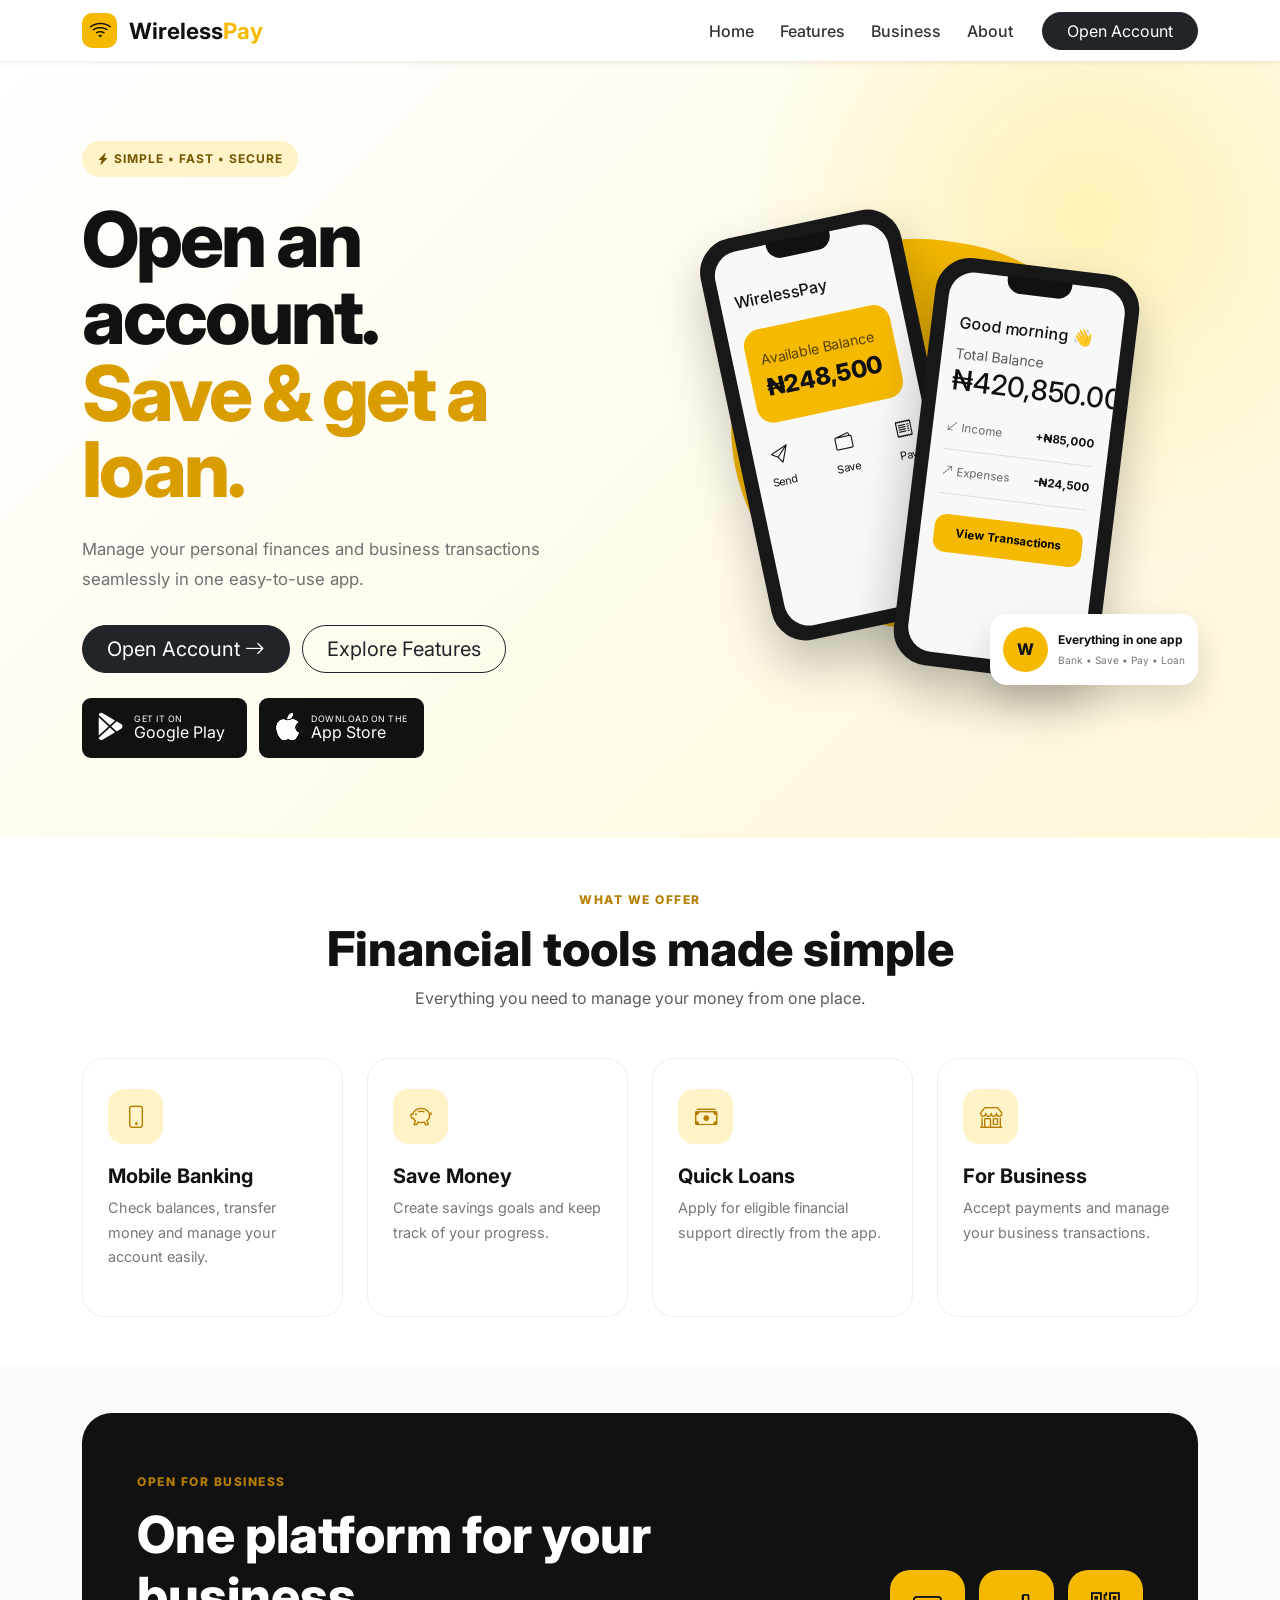
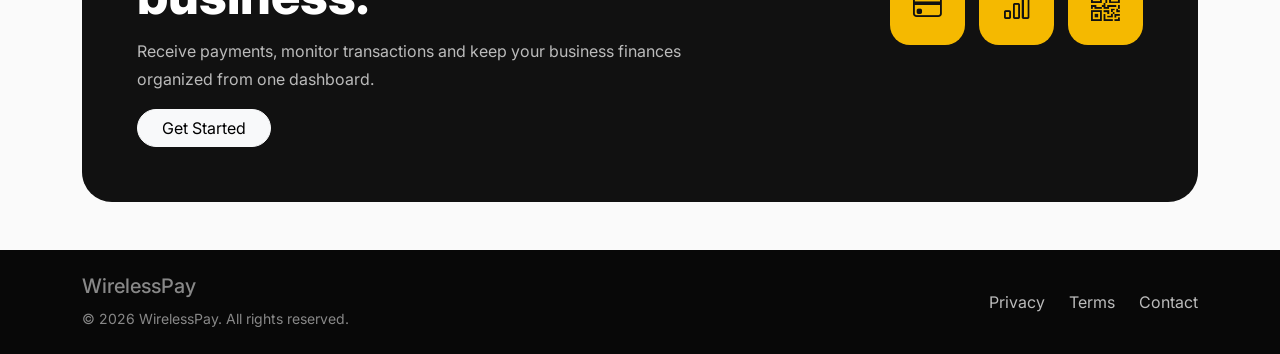
<file: index.html>
<!DOCTYPE html>
<html lang="en">
<head>
    <meta charset="UTF-8">
    <meta name="viewport" content="width=device-width, initial-scale=1.0">

    <title>WirelessPay</title>

    <!-- Bootstrap CSS -->
     <link
        href="https://cdn.jsdelivr.net/npm/bootstrap@5.3.3/dist/css/bootstrap.min.css"
        rel="stylesheet"
    > 

    <!-- Bootstrap Icons -->
    <link
        rel="stylesheet"
        href="https://cdn.jsdelivr.net/npm/bootstrap-icons@1.11.3/font/bootstrap-icons.min.css"
    > 

    <!-- Custom CSS -->
    <link rel="stylesheet" href="css/style.css">
</head>

<body>

<!-- ================= NAVBAR ================= -->

<nav class="navbar navbar-expand-lg bg-white sticky-top shadow-sm">

    <div class="container">

        <a class="navbar-brand fw-bold" href="#">
            <span class="logo-icon">
                <i class="bi bi-wifi"></i>
            </span>
            Wireless<span>Pay</span>
        </a>

        <button
            class="navbar-toggler"
            type="button"
            data-bs-toggle="collapse"
            data-bs-target="#navbarNav"
        >
            <span class="navbar-toggler-icon"></span>
        </button>

        <div class="collapse navbar-collapse" id="navbarNav">

            <ul class="navbar-nav ms-auto align-items-lg-center">

                <li class="nav-item">
                    <a class="nav-link active" href="#home">
                        Home
                    </a>
                </li>

                <li class="nav-item">
                    <a class="nav-link" href="#features">
                        Features
                    </a>
                </li>

                <li class="nav-item">
                    <a class="nav-link" href="#business">
                        Business
                    </a>
                </li>

                <li class="nav-item">
                    <a class="nav-link" href="#about">
                        About
                    </a>
                </li>

                <li class="nav-item ms-lg-3">
                    <button
                        class="btn btn-dark rounded-pill px-4"
                        onclick="openAccount()"
                    >
                        Open Account
                    </button>
                </li>

            </ul>

        </div>

    </div>

</nav>


<!-- ================= HERO SECTION ================= -->

<section class="hero-section" id="home">

    <div class="container">

        <div class="row align-items-center">

            <!-- LEFT SIDE -->

            <div class="col-lg-6">

                <div class="hero-badge">

                    <i class="bi bi-lightning-charge-fill"></i>

                    SIMPLE • FAST • SECURE

                </div>


                <h1 class="hero-title">

                    Open an account.

                    <br>

                    <span>Save & get a loan.</span>

                </h1>


                <p class="hero-text">

                    Manage your personal finances and business
                    transactions seamlessly in one easy-to-use app.

                </p>


                <div class="hero-buttons">

                    <button
                        class="btn btn-dark btn-lg rounded-pill px-4"
                        onclick="openAccount()"
                    >

                        Open Account

                        <i class="bi bi-arrow-right"></i>

                    </button>


                    <a
                        href="#features"
                        class="btn btn-outline-dark btn-lg rounded-pill px-4"
                    >

                        Explore Features

                    </a>

                </div>


                <!-- APP STORE BUTTONS -->

                <div class="store-buttons">

                    <a
                        href="#"
                        class="store-btn"
                        onclick="downloadApp(event, 'Google Play')"
                    >

                        <i class="bi bi-google-play"></i>

                        <span>

                            <small>GET IT ON</small>

                            Google Play

                        </span>

                    </a>


                    <a
                        href="#"
                        class="store-btn"
                        onclick="downloadApp(event, 'App Store')"
                    >

                        <i class="bi bi-apple"></i>

                        <span>

                            <small>DOWNLOAD ON THE</small>

                            App Store

                        </span>

                    </a>

                </div>

            </div>


            <!-- RIGHT SIDE -->

            <div class="col-lg-6">

                <div class="phone-area">

                    <div class="yellow-shape"></div>


                    <!-- BACK PHONE -->

                    <div class="phone phone-back">

                        <div class="phone-camera"></div>

                        <div class="phone-screen">

                            <h6>WirelessPay</h6>

                            <div class="balance-card">

                                <small>
                                    Available Balance
                                </small>

                                <h4>
                                    ₦248,500
                                </h4>

                            </div>


                            <div class="phone-actions">

                                <div>
                                    <i class="bi bi-send"></i>
                                    <span>Send</span>
                                </div>

                                <div>
                                    <i class="bi bi-wallet2"></i>
                                    <span>Save</span>
                                </div>

                                <div>
                                    <i class="bi bi-receipt"></i>
                                    <span>Pay</span>
                                </div>

                            </div>

                        </div>

                    </div>


                    <!-- FRONT PHONE -->

                    <div class="phone phone-front">

                        <div class="phone-camera"></div>

                        <div class="phone-screen">

                            <h6>
                                Good morning 👋
                            </h6>

                            <small class="text-muted">
                                Total Balance
                            </small>

                            <h3>
                                ₦420,850.00
                            </h3>


                            <div class="transaction">

                                <span>
                                    <i class="bi bi-arrow-down-left"></i>
                                    Income
                                </span>

                                <strong>
                                    +₦85,000
                                </strong>

                            </div>


                            <div class="transaction">

                                <span>
                                    <i class="bi bi-arrow-up-right"></i>
                                    Expenses
                                </span>

                                <strong>
                                    -₦24,500
                                </strong>

                            </div>


                            <button class="mini-btn">
                                View Transactions
                            </button>

                        </div>

                    </div>


                    <!-- FLOATING CARD -->

                    <div class="person-card">

                        <div class="person-avatar">
                            W
                        </div>

                        <div>

                            <strong>
                                Everything in one app
                            </strong>

                            <small>
                                Bank • Save • Pay • Loan
                            </small>

                        </div>

                    </div>

                </div>

            </div>

        </div>

    </div>

</section>


<!-- ================= FEATURES ================= -->

<section
    class="features-section py-5"
    id="features"
>

    <div class="container">

        <div class="text-center mb-5">

            <span class="section-label">
                WHAT WE OFFER
            </span>

            <h2 class="section-title">
                Financial tools made simple
            </h2>

            <p class="text-muted">
                Everything you need to manage your money
                from one place.
            </p>

        </div>


        <div class="row g-4">


            <!-- FEATURE 1 -->

            <div class="col-md-6 col-lg-3">

                <div class="feature-card">

                    <div class="feature-icon">

                        <i class="bi bi-phone"></i>

                    </div>

                    <h5>
                        Mobile Banking
                    </h5>

                    <p>
                        Check balances, transfer money
                        and manage your account easily.
                    </p>

                </div>

            </div>


            <!-- FEATURE 2 -->

            <div class="col-md-6 col-lg-3">

                <div class="feature-card">

                    <div class="feature-icon">

                        <i class="bi bi-piggy-bank"></i>

                    </div>

                    <h5>
                        Save Money
                    </h5>

                    <p>
                        Create savings goals and keep
                        track of your progress.
                    </p>

                </div>

            </div>


            <!-- FEATURE 3 -->

            <div class="col-md-6 col-lg-3">

                <div class="feature-card">

                    <div class="feature-icon">

                        <i class="bi bi-cash-stack"></i>

                    </div>

                    <h5>
                        Quick Loans
                    </h5>

                    <p>
                        Apply for eligible financial
                        support directly from the app.
                    </p>

                </div>

            </div>


            <!-- FEATURE 4 -->

            <div class="col-md-6 col-lg-3">

                <div class="feature-card">

                    <div class="feature-icon">

                        <i class="bi bi-shop"></i>

                    </div>

                    <h5>
                        For Business
                    </h5>

                    <p>
                        Accept payments and manage
                        your business transactions.
                    </p>

                </div>

            </div>

        </div>

    </div>

</section>


<!-- ================= BUSINESS ================= -->

<section
    class="business-section py-5"
    id="business"
>

    <div class="container">

        <div class="business-box">

            <div>

                <span class="section-label">
                    OPEN FOR BUSINESS
                </span>

                <h2>
                    One platform for your business.
                </h2>

                <p>
                    Receive payments, monitor transactions
                    and keep your business finances organized
                    from one dashboard.
                </p>

                <button
                    class="btn btn-light rounded-pill px-4"
                    onclick="businessMessage()"
                >
                    Get Started
                </button>

            </div>


            <div class="business-icons">

                <div>
                    <i class="bi bi-credit-card"></i>
                </div>

                <div>
                    <i class="bi bi-bar-chart"></i>
                </div>

                <div>
                    <i class="bi bi-qr-code"></i>
                </div>

            </div>

        </div>

    </div>

</section>


<!-- ================= FOOTER ================= -->

<footer
    class="footer py-4"
    id="about"
>

    <div class="container">

        <div class="row align-items-center">

            <div class="col-md-6">

                <h5>
                    WirelessPay
                </h5>

                <small>
                    © <span id="year"></span>
                    WirelessPay.
                    All rights reserved.
                </small>

            </div>


            <div class="col-md-6 text-md-end">

                <a href="#">
                    Privacy
                </a>

                <a href="#">
                    Terms
                </a>

                <a href="#">
                    Contact
                </a>

            </div>

        </div>

    </div>

</footer>


<!-- ================= ACCOUNT MODAL ================= -->

<div
    class="modal fade"
    id="accountModal"
    tabindex="-1"
>

    <div class="modal-dialog modal-dialog-centered">

        <div class="modal-content rounded-4">

            <div class="modal-header">

                <h5 class="modal-title">
                    Open an Account
                </h5>

                <button
                    type="button"
                    class="btn-close"
                    data-bs-dismiss="modal"
                ></button>

            </div>


            <div class="modal-body">

                <form id="accountForm">

                    <div class="mb-3">

                        <label class="form-label">
                            Full Name
                        </label>

                        <input
                            type="text"
                            class="form-control"
                            placeholder="Enter your name"
                            required
                        >

                    </div>


                    <div class="mb-3">

                        <label class="form-label">
                            Email
                        </label>

                        <input
                            type="email"
                            class="form-control"
                            placeholder="Enter your email"
                            required
                        >

                    </div>


                    <div class="mb-3">

                        <label class="form-label">
                            Phone Number
                        </label>

                        <input
                            type="tel"
                            class="form-control"
                            placeholder="Enter phone number"
                            required
                        >

                    </div>


                    <button
                        type="submit"
                        class="btn btn-dark w-100 rounded-pill"
                    >

                        Continue

                    </button>

                </form>

            </div>

        </div>

    </div>

</div>


<!-- Bootstrap JavaScript -->

<script
    src="https://cdn.jsdelivr.net/npm/bootstrap@5.3.3/dist/js/bootstrap.bundle.min.js">
</script>


<!-- Custom JavaScript -->

<script src="js/script.js"></script>

</body>
</html>
</file>
<file: css/style.css>
@import url(
    'https://fonts.googleapis.com/css2?family=Inter:wght@400;500;600;700;800&display=swap'
);


/* ================= GENERAL ================= */

* {
    box-sizing: border-box;
}

html {
    scroll-behavior: smooth;
}

body {
    margin: 0;
    font-family: "Inter", sans-serif;
    color: #111;
}


/* ================= VARIABLES ================= */

:root {

    --yellow: #f5b900;

    --light-yellow: #fff3c7;

    --dark: #111;

    --gray: #707070;

}


/* ================= NAVBAR ================= */

.navbar-brand {
    font-size: 1.4rem;
    color: #111;
}

.navbar-brand > span:last-child {
    color: var(--yellow);
}

.logo-icon {

    width: 35px;
    height: 35px;

    display: inline-flex;

    align-items: center;
    justify-content: center;

    margin-right: 7px;

    border-radius: 10px;

    background: var(--yellow);

    color: #111;
}


.nav-link {
    color: #333 !important;
    font-weight: 500;
    margin: 0 5px;
}

.nav-link:hover {
    color: #d99d00 !important;
}


/* ================= HERO ================= */

.hero-section {

    min-height: 680px;

    padding: 80px 0;

    display: flex;

    align-items: center;

    overflow: hidden;

    background:
        radial-gradient(
            circle at 85% 20%,
            #fff2b8,
            transparent 28%
        ),

        linear-gradient(
            135deg,
            #ffffff,
            #fff7da
        );
}


.hero-badge {

    display: inline-block;

    padding: 9px 15px;

    border-radius: 50px;

    background: var(--light-yellow);

    color: #765500;

    font-size: .75rem;

    font-weight: 700;

    letter-spacing: 1px;
}


.hero-title {

    margin-top: 25px;

    font-size: clamp(
        2.8rem,
        6vw,
        5rem
    );

    line-height: 1;

    font-weight: 800;

    letter-spacing: -3px;
}


.hero-title span {
    color: #d99d00;
}


.hero-text {

    max-width: 560px;

    margin-top: 25px;

    color: var(--gray);

    font-size: 1.05rem;

    line-height: 1.8;
}


.hero-buttons {

    display: flex;

    flex-wrap: wrap;

    gap: 12px;

    margin-top: 30px;
}


/* ================= APP STORE ================= */

.store-buttons {

    display: flex;

    flex-wrap: wrap;

    gap: 12px;

    margin-top: 25px;
}


.store-btn {

    min-width: 165px;

    display: flex;

    align-items: center;

    gap: 10px;

    padding: 10px 15px;

    border-radius: 9px;

    color: white;

    background: #111;

    text-decoration: none;

    transition: .2s;
}


.store-btn:hover {

    color: white;

    background: #292929;

    transform: translateY(-3px);
}


.store-btn i {
    font-size: 1.7rem;
}


.store-btn span {

    display: flex;

    flex-direction: column;

    line-height: 1.1;

}


.store-btn small {

    font-size: .55rem;

    letter-spacing: .5px;
}


/* ================= PHONE AREA ================= */

.phone-area {

    position: relative;

    min-height: 500px;
}


.yellow-shape {

    position: absolute;

    width: 390px;

    height: 390px;

    top: 40px;

    left: 50%;

    transform:
        translateX(-50%)
        rotate(8deg);

    border-radius:
        50%
        50%
        45%
        55%;

    background: var(--yellow);
}


.phone {

    position: absolute;

    width: 205px;

    height: 410px;

    padding: 9px;

    border: 5px solid #181818;

    border-radius: 35px;

    background: #181818;

    box-shadow:
        0 25px 50px
        rgba(0, 0, 0, .25);
}


.phone-back {

    z-index: 2;

    top: 20px;

    left: 15%;

    transform: rotate(-12deg);
}


.phone-front {

    z-index: 3;

    top: 65px;

    left: 48%;

    transform: rotate(7deg);
}


.phone-camera {

    position: absolute;

    z-index: 10;

    width: 65px;

    height: 17px;

    top: 8px;

    left: 50%;

    transform: translateX(-50%);

    border-radius:
        0 0 14px 14px;

    background: #111;
}


.phone-screen {

    height: 100%;

    padding: 42px 14px 14px;

    overflow: hidden;

    border-radius: 25px;

    background: #f8f8f8;
}


/* ================= PHONE BALANCE ================= */

.balance-card {

    margin-top: 20px;

    padding: 20px 14px;

    border-radius: 17px;

    background: var(--yellow);
}


.balance-card small {

    display: block;

    margin-bottom: 5px;

    color: #574300;
}


.balance-card h4 {

    margin: 0;

    font-weight: 800;
}


/* ================= PHONE ACTIONS ================= */

.phone-actions {

    display: flex;

    justify-content: space-between;

    margin-top: 20px;
}


.phone-actions div {

    display: flex;

    flex-direction: column;

    align-items: center;

    gap: 5px;

    font-size: .68rem;
}


.phone-actions i {
    font-size: 1.1rem;
}


/* ================= TRANSACTIONS ================= */

.transaction {

    display: flex;

    justify-content: space-between;

    padding: 13px 0;

    border-bottom: 1px solid #ddd;

    font-size: .72rem;
}


.transaction span {
    color: #666;
}


.mini-btn {

    width: 100%;

    margin-top: 20px;

    padding: 10px;

    border: 0;

    border-radius: 12px;

    background: var(--yellow);

    font-size: .72rem;

    font-weight: 700;
}


/* ================= FLOATING CARD ================= */

.person-card {

    position: absolute;

    z-index: 5;

    right: 0;

    bottom: 15px;

    display: flex;

    align-items: center;

    gap: 10px;

    padding: 13px;

    border-radius: 17px;

    background: white;

    box-shadow:
        0 15px 35px
        rgba(0, 0, 0, .15);
}


.person-avatar {

    width: 45px;

    height: 45px;

    display: flex;

    align-items: center;

    justify-content: center;

    border-radius: 50%;

    background: var(--yellow);

    font-weight: 800;
}


.person-card strong,
.person-card small {

    display: block;
}


.person-card strong {
    font-size: .75rem;
}


.person-card small {

    margin-top: 4px;

    color: #777;

    font-size: .63rem;
}


/* ================= FEATURES ================= */

.features-section {
    background: white;
}


.section-label {

    color: #b57e00;

    font-size: .75rem;

    font-weight: 800;

    letter-spacing: 1.5px;
}


.section-title {

    margin-top: 10px;

    font-size: clamp(
        2rem,
        4vw,
        3rem
    );

    font-weight: 800;
}


.feature-card {

    height: 100%;

    padding: 30px 25px;

    border: 1px solid #eee;

    border-radius: 22px;

    transition: .25s;
}


.feature-card:hover {

    transform: translateY(-7px);

    box-shadow:
        0 20px 45px
        rgba(0, 0, 0, .08);
}


.feature-icon {

    width: 55px;

    height: 55px;

    display: flex;

    align-items: center;

    justify-content: center;

    margin-bottom: 20px;

    border-radius: 16px;

    background: var(--light-yellow);

    color: #b57e00;

    font-size: 1.4rem;
}


.feature-card h5 {
    font-weight: 700;
}


.feature-card p {

    color: #777;

    line-height: 1.7;

    font-size: .9rem;
}


/* ================= BUSINESS ================= */

.business-section {
    background: #fafafa;
}


.business-box {

    display: flex;

    justify-content: space-between;

    align-items: center;

    gap: 40px;

    padding: 55px;

    border-radius: 30px;

    background: #111;

    color: white;
}


.business-box h2 {

    max-width: 600px;

    margin: 12px 0;

    font-size: clamp(
        2rem,
        4vw,
        3.5rem
    );

    font-weight: 800;
}


.business-box p {

    max-width: 600px;

    color: #bbb;

    line-height: 1.7;
}


.business-icons {

    display: flex;

    gap: 14px;

    flex-wrap: wrap;
}


.business-icons div {

    width: 75px;

    height: 75px;

    display: flex;

    align-items: center;

    justify-content: center;

    border-radius: 20px;

    background: var(--yellow);

    color: #111;

    font-size: 1.8rem;
}


/* ================= FOOTER ================= */

.footer {

    color: #888;

    background: #080808;
}


.footer a {

    margin-left: 20px;

    color: #bbb;

    text-decoration: none;
}


.footer a:hover {
    color: var(--yellow);
}


/* ================= MOBILE ================= */

@media (max-width: 991px) {

    .hero-section {
        padding: 60px 0;
    }

    .phone-area {

        max-width: 540px;

        margin: 50px auto 0;
    }

}


@media (max-width: 575px) {

    .hero-title {
        letter-spacing: -2px;
    }


    .phone-area {

        min-height: 460px;

        transform: scale(.82);

        transform-origin: center top;
    }


    .yellow-shape {

        width: 320px;

        height: 320px;
    }


    .business-box {

        padding: 35px 25px;

        flex-direction: column;

        align-items: flex-start;
    }


    .footer a {

        margin-left: 0;

        margin-right: 15px;
    }

}
</file>
